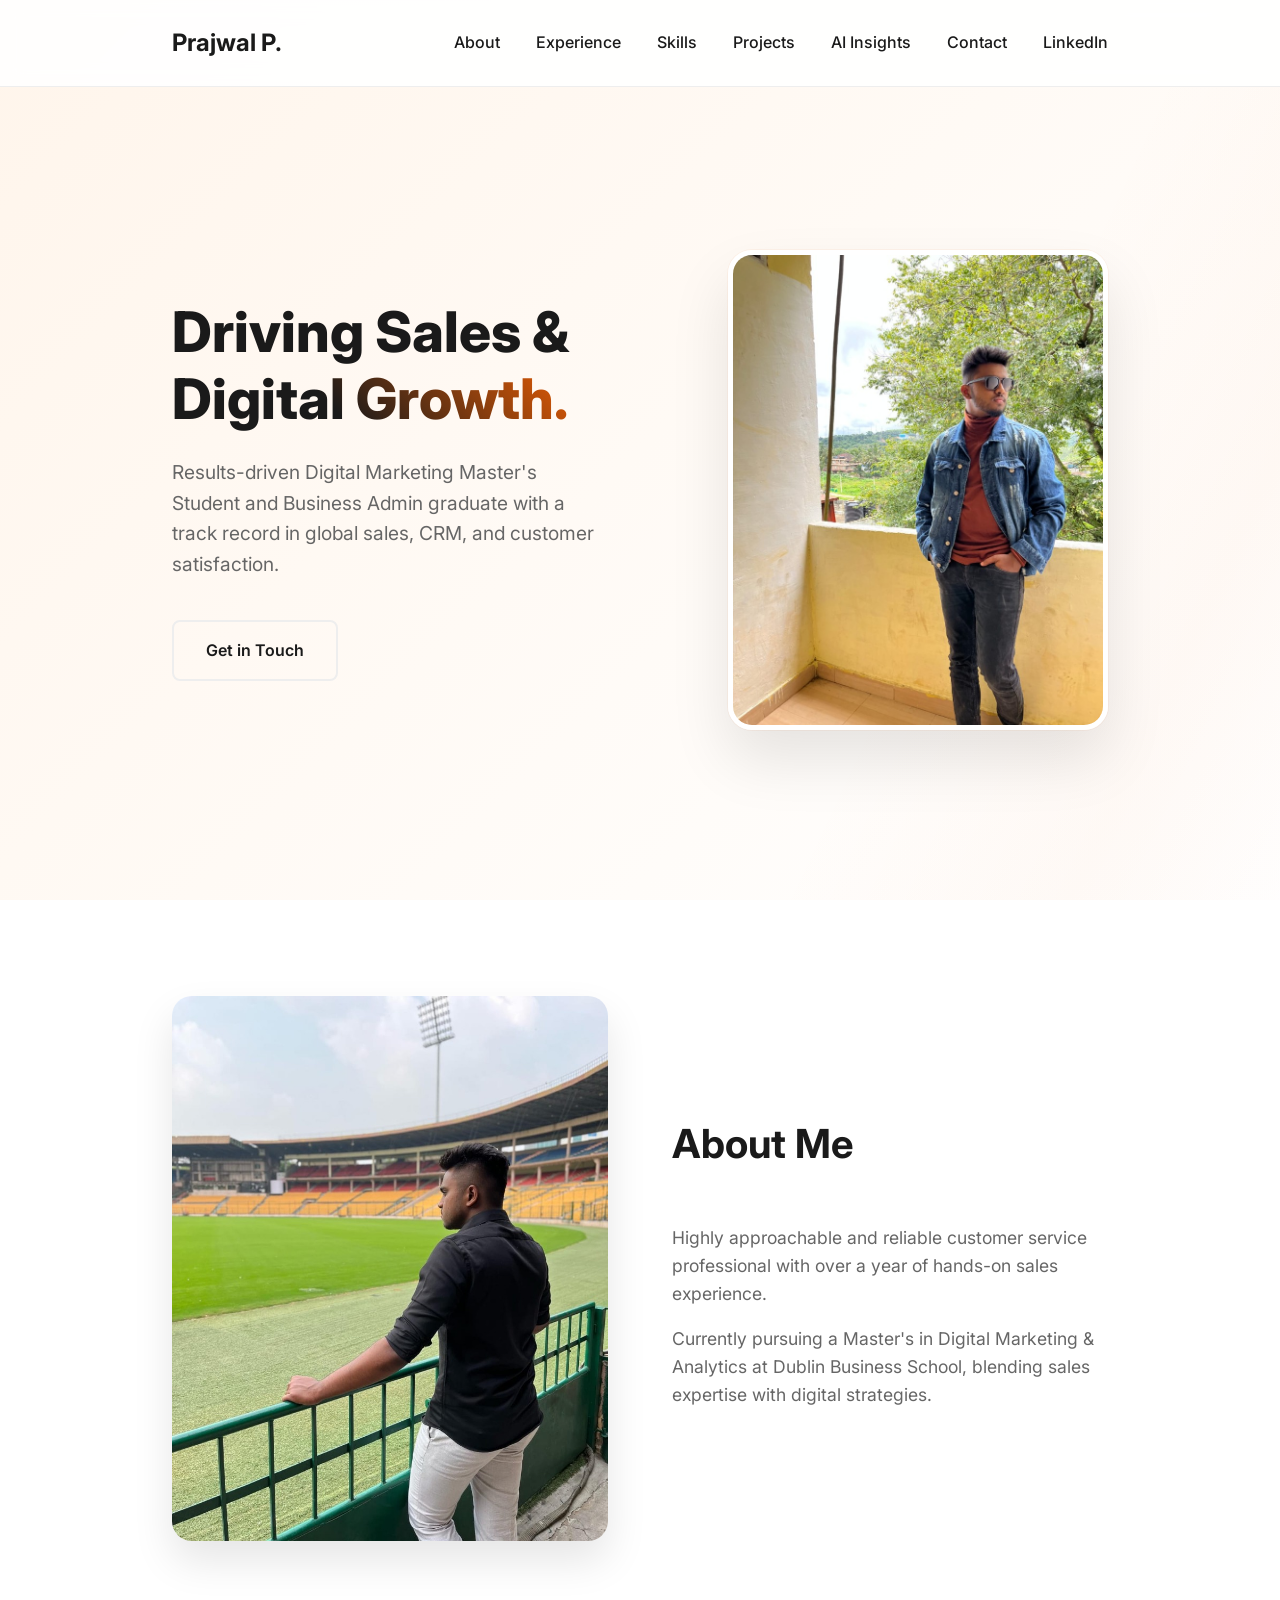
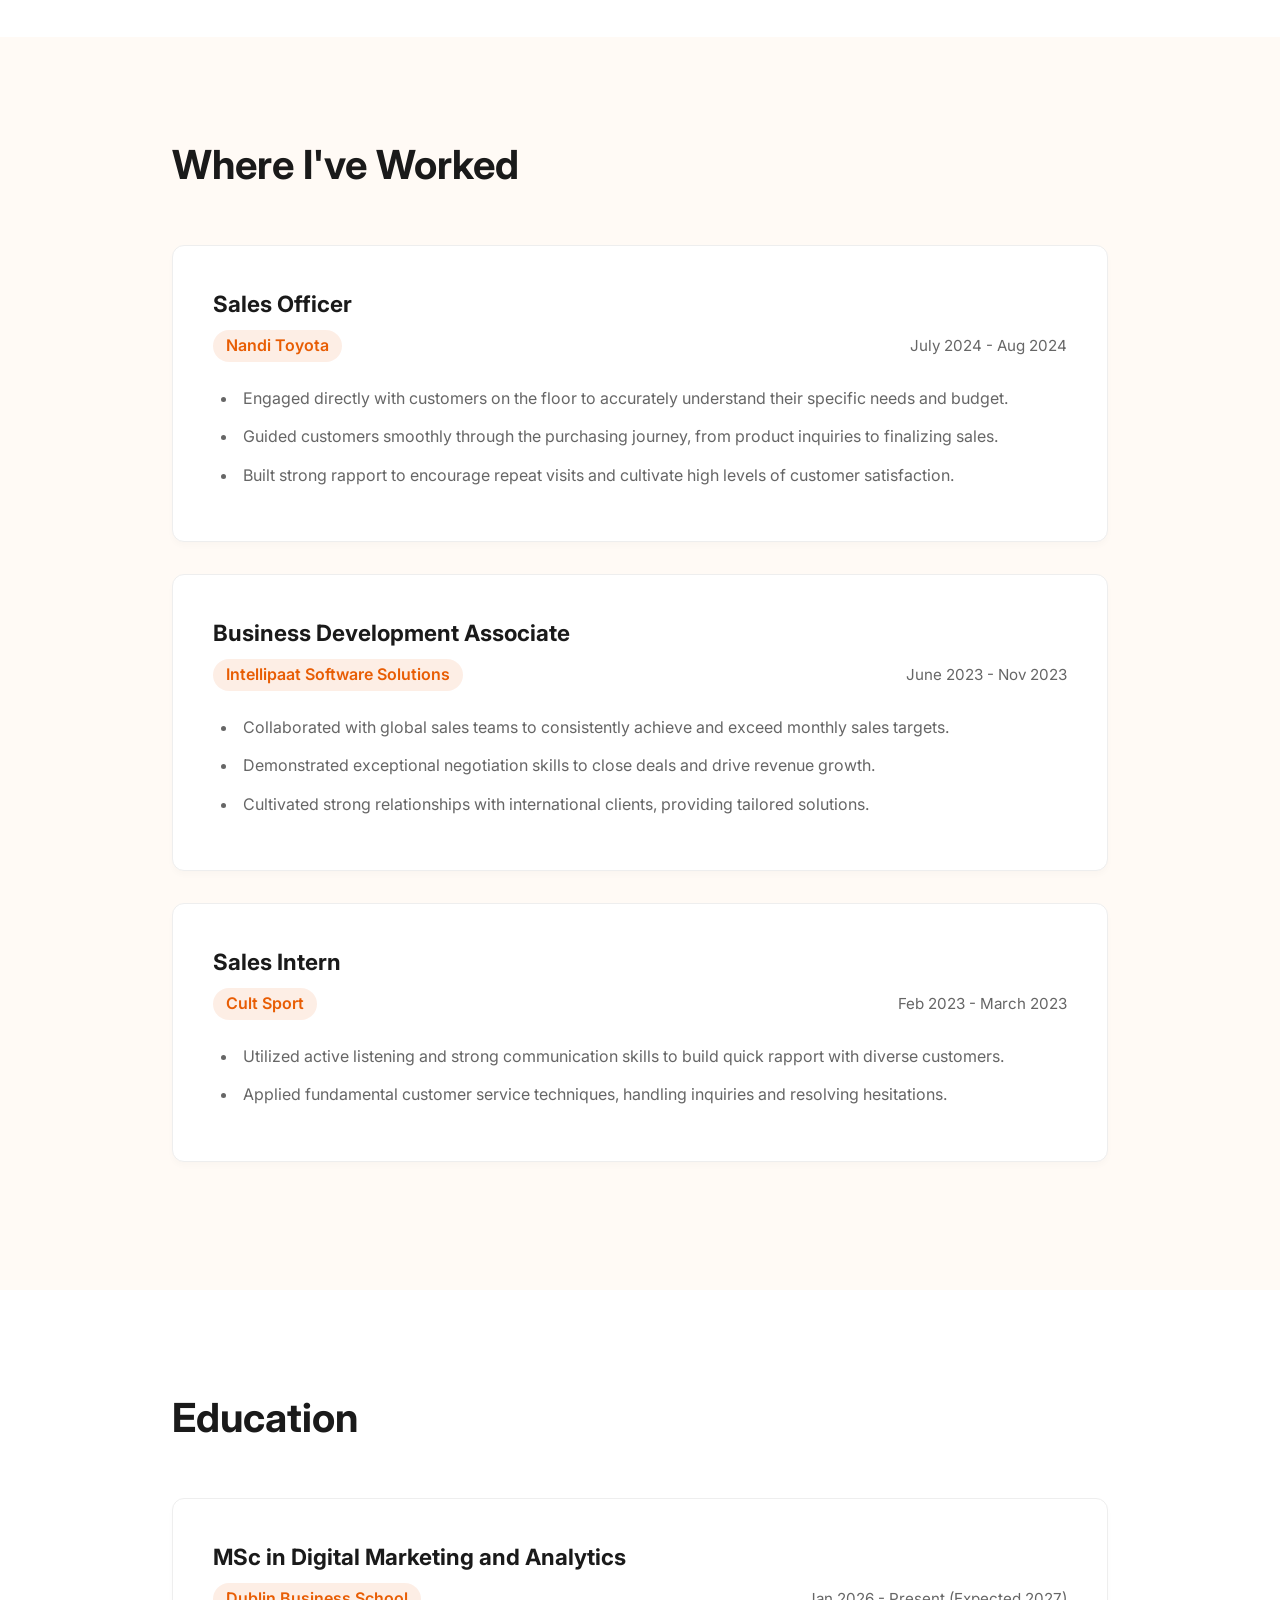
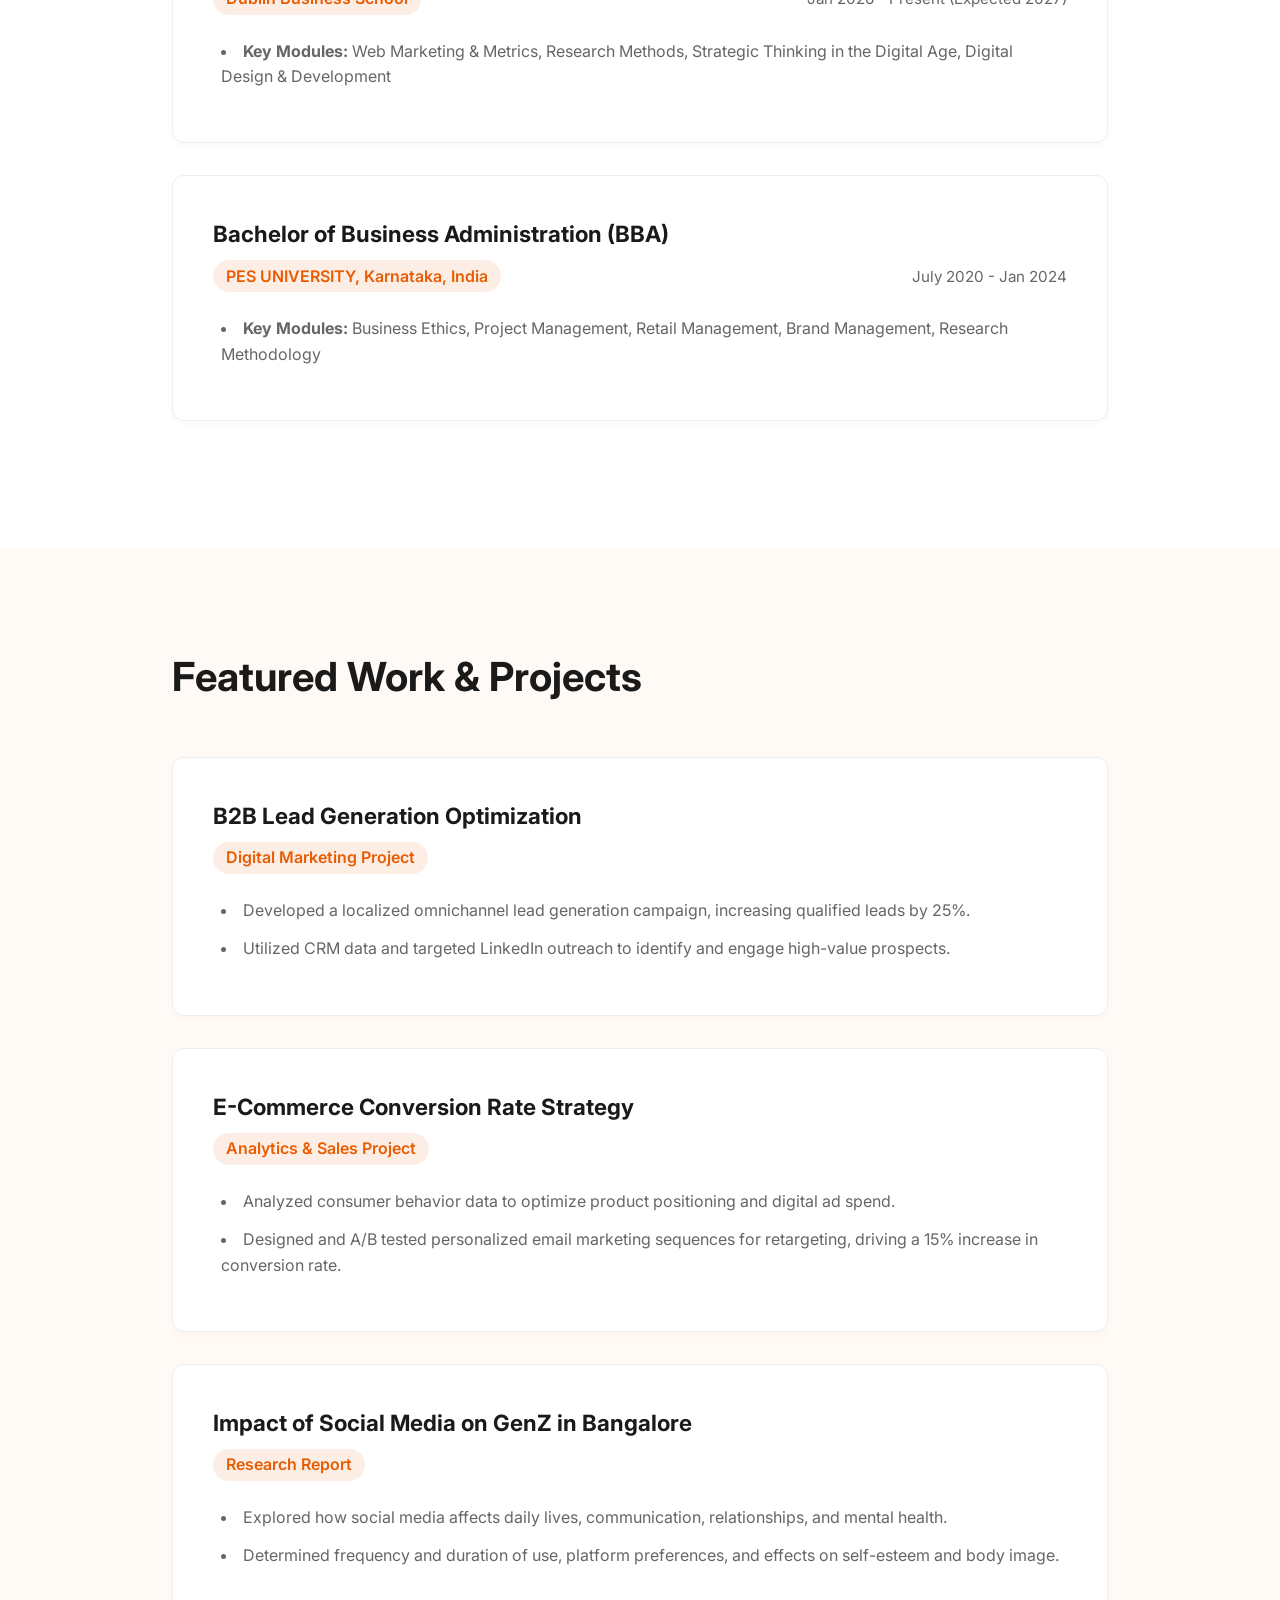
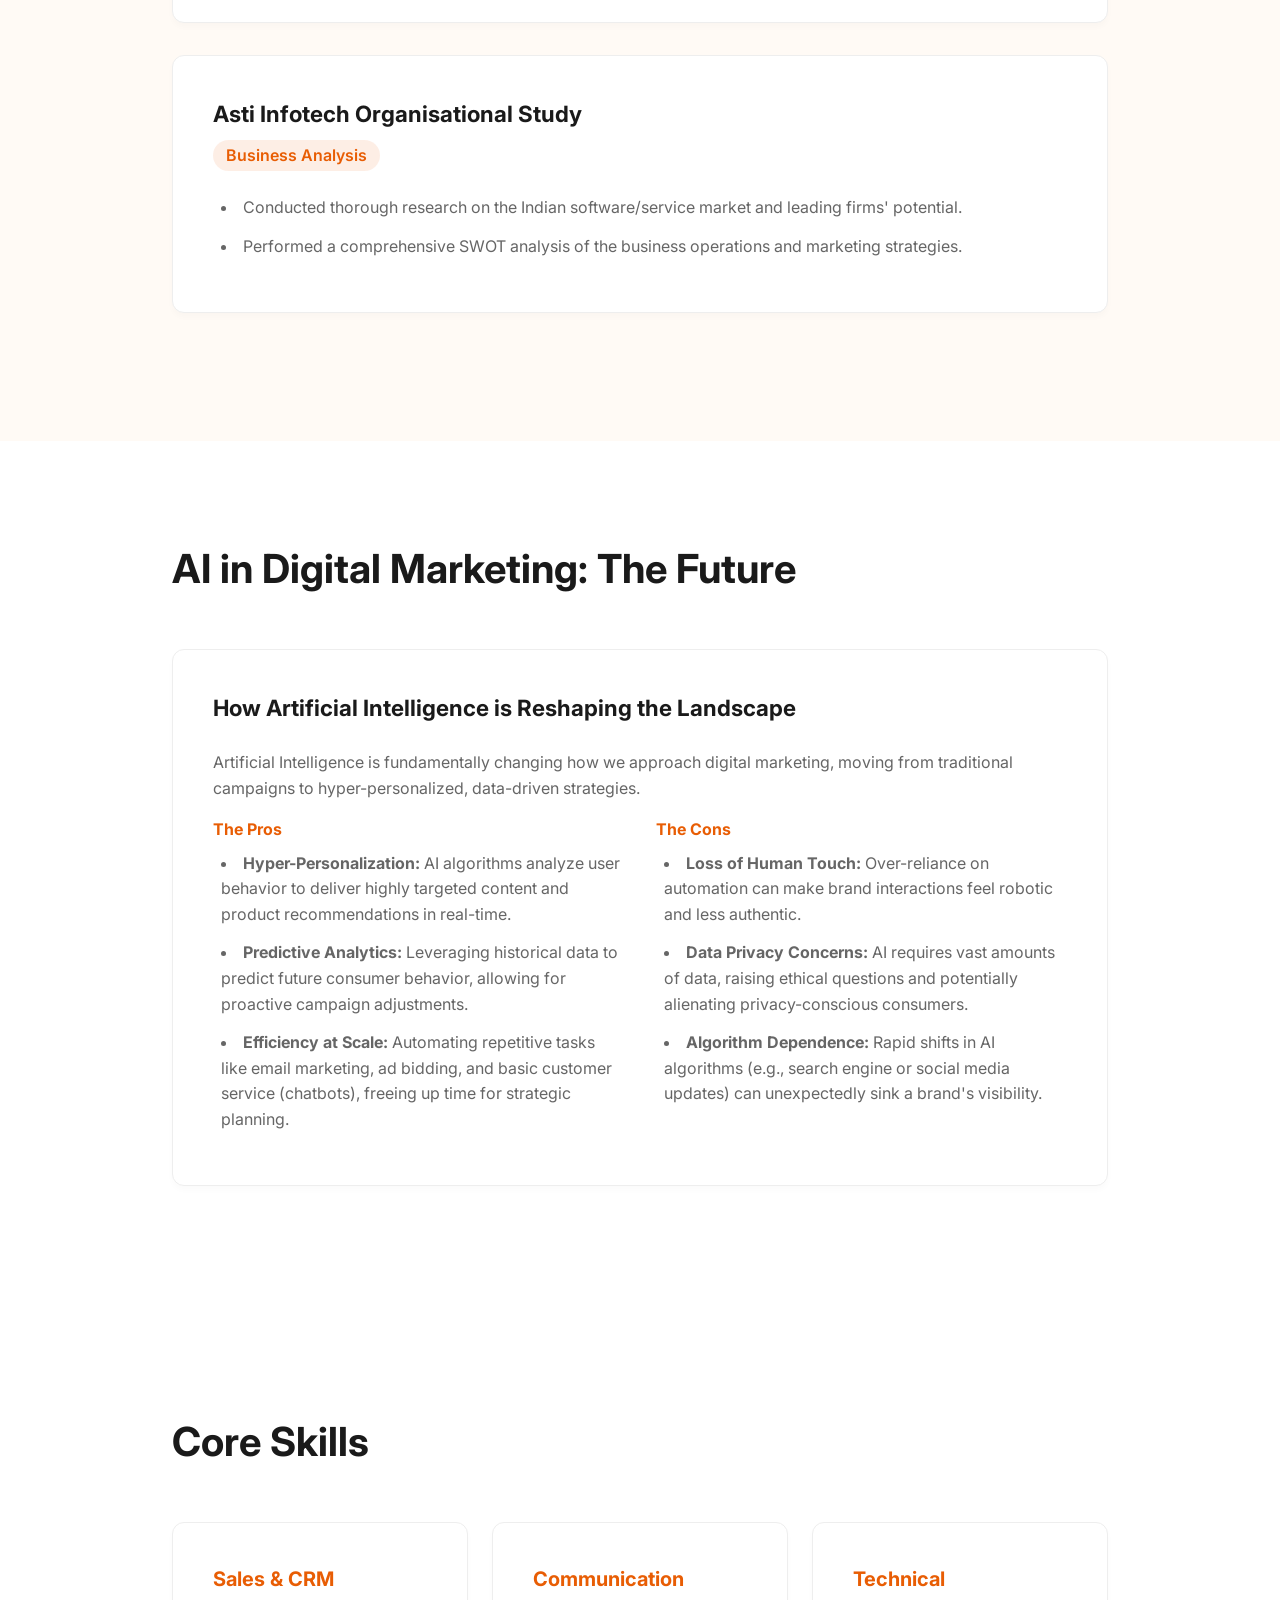
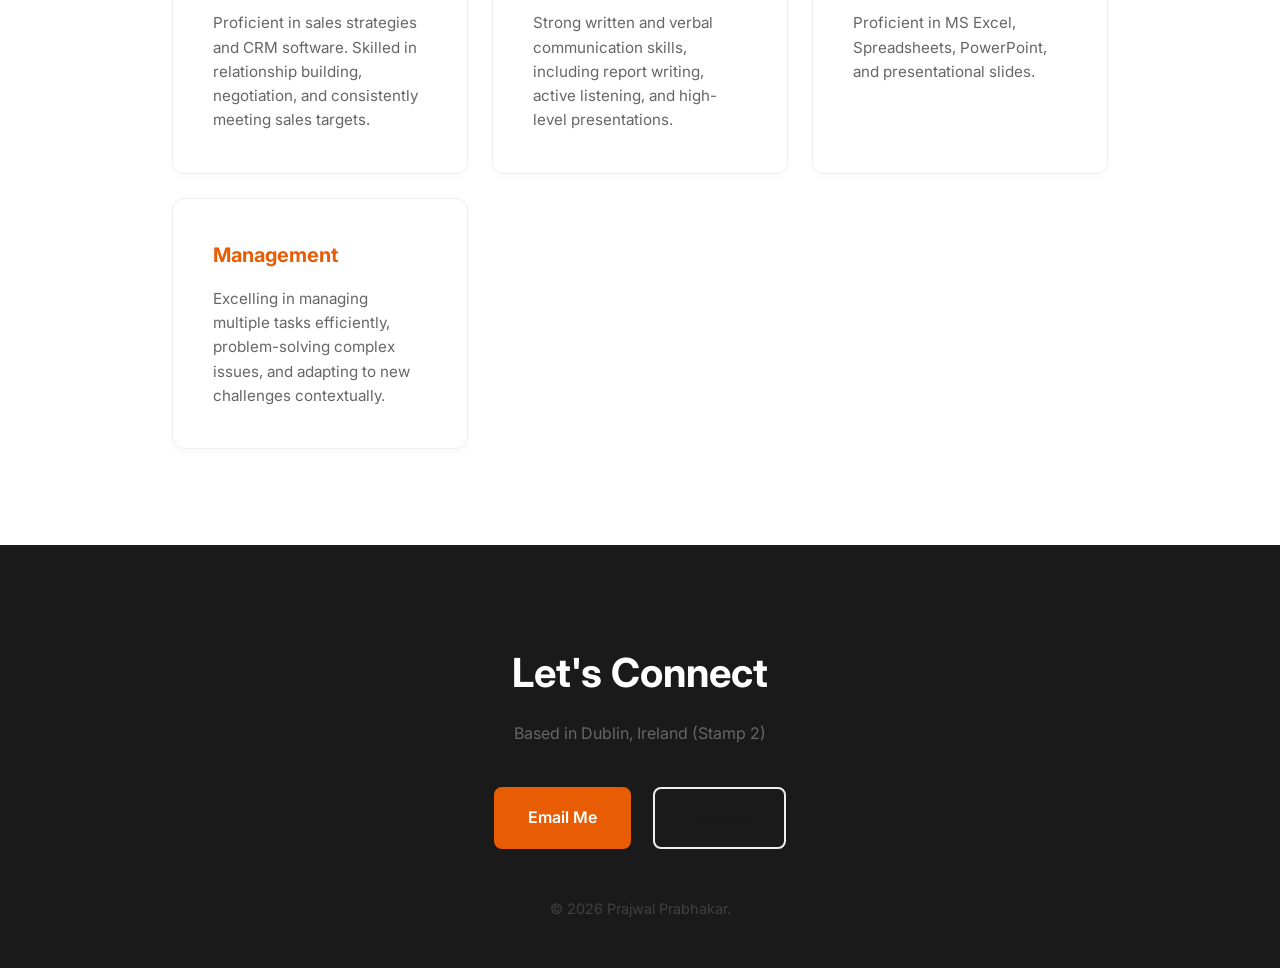
<file: index.html>
<!DOCTYPE html>
<html lang="en">

<head>
    <meta charset="UTF-8">
    <meta name="viewport" content="width=device-width, initial-scale=1.0">
    <title>Prajwal Prabhakar | Digital Marketing & Sales</title>
    <link rel="stylesheet" href="styles.css">
    <link rel="icon" href="https://fav.farm/💼" />
    <link rel="preconnect" href="https://fonts.googleapis.com">
    <link rel="preconnect" href="https://fonts.gstatic.com" crossorigin>
    <link href="https://fonts.googleapis.com/css2?family=Inter:wght@400;500;600;700;800&display=swap" rel="stylesheet">
</head>

<body>
    <nav class="navbar">
        <div class="nav-container">
            <a href="#" class="logo">Prajwal P.</a>
            <div class="nav-links">
                <a href="#about">About</a>
                <a href="#experience">Experience</a>
                <a href="#skills">Skills</a>
                <a href="#projects">Projects</a>
                <a href="#ai-insights">AI Insights</a>
                <a href="#contact">Contact</a>
                <a href="https://www.linkedin.com/in/prajwal-prabhakar-72bb99221/" target="_blank">LinkedIn</a>
            </div>
        </div>
    </nav>

    <header class="hero">
        <div class="container hero-container">
            <div class="hero-content">
                <h1>Driving Sales &<br><span class="highlight">Digital Growth.</span></h1>
                <p>Results-driven Digital Marketing Master's Student and Business Admin graduate with a track record in global sales, CRM, and customer satisfaction.</p>
                <div class="hero-buttons">
                    <a href="#contact" class="btn secondary">Get in Touch</a>
                </div>
            </div>
            <div class="hero-image">
                <img src="assets/profile_hero.jpg" alt="Prajwal Prabhakar">
            </div>
        </div>
    </header>

    <section id="about" class="section">
        <div class="container about-container">
            <div class="about-image">
                <img src="assets/profile_about.jpg" alt="Prajwal Prabhakar">
            </div>
            <div class="about-text">
                <h2>About Me</h2>
                <p>Highly approachable and reliable customer service professional with over a year of hands-on sales experience.</p>
                <p>Currently pursuing a Master's in Digital Marketing & Analytics at Dublin Business School, blending sales expertise with digital strategies.</p>
            </div>
        </div>
    </section>

    <section id="experience" class="section bg-light">
        <div class="container">
            <h2>Where I've Worked</h2>
            <div class="timeline">
                <div class="experience-card">
                    <div class="experience-header">
                        <h3>Sales Officer</h3>
                        <span class="company">Nandi Toyota</span>
                        <span class="duration">July 2024 - Aug 2024</span>
                    </div>
                    <ul class="experience-details">
                        <li>Engaged directly with customers on the floor to accurately understand their specific needs and budget.</li>
                        <li>Guided customers smoothly through the purchasing journey, from product inquiries to finalizing sales.</li>
                        <li>Built strong rapport to encourage repeat visits and cultivate high levels of customer satisfaction.</li>
                    </ul>
                </div>

                <div class="experience-card">
                    <div class="experience-header">
                        <h3>Business Development Associate</h3>
                        <span class="company">Intellipaat Software Solutions</span>
                        <span class="duration">June 2023 - Nov 2023</span>
                    </div>
                    <ul class="experience-details">
                        <li>Collaborated with global sales teams to consistently achieve and exceed monthly sales targets.</li>
                        <li>Demonstrated exceptional negotiation skills to close deals and drive revenue growth.</li>
                        <li>Cultivated strong relationships with international clients, providing tailored solutions.</li>
                    </ul>
                </div>

                <div class="experience-card">
                    <div class="experience-header">
                        <h3>Sales Intern</h3>
                        <span class="company">Cult Sport</span>
                        <span class="duration">Feb 2023 - March 2023</span>
                    </div>
                    <ul class="experience-details">
                        <li>Utilized active listening and strong communication skills to build quick rapport with diverse customers.</li>
                        <li>Applied fundamental customer service techniques, handling inquiries and resolving hesitations.</li>
                    </ul>
                </div>
            </div>
        </div>
    </section>

    <!-- Education Section -->
    <section id="education" class="section">
        <div class="container">
            <h2>Education</h2>
            <div class="timeline">
                <div class="experience-card">
                    <div class="experience-header">
                        <h3>MSc in Digital Marketing and Analytics</h3>
                        <span class="company">Dublin Business School</span>
                        <span class="duration">Jan 2026 - Present (Expected 2027)</span>
                    </div>
                    <ul class="experience-details">
                        <li><strong>Key Modules:</strong> Web Marketing & Metrics, Research Methods, Strategic Thinking in the Digital Age, Digital Design & Development</li>
                    </ul>
                </div>

                <div class="experience-card">
                    <div class="experience-header">
                        <h3>Bachelor of Business Administration (BBA)</h3>
                        <span class="company">PES UNIVERSITY, Karnataka, India</span>
                        <span class="duration">July 2020 - Jan 2024</span>
                    </div>
                    <ul class="experience-details">
                        <li><strong>Key Modules:</strong> Business Ethics, Project Management, Retail Management, Brand Management, Research Methodology</li>
                    </ul>
                </div>
            </div>
        </div>
    </section>

    <!-- Projects Section -->
    <section id="projects" class="section bg-light">
        <div class="container">
            <h2>Featured Work & Projects</h2>
            <div class="timeline">
                <div class="experience-card">
                    <div class="experience-header">
                        <h3>B2B Lead Generation Optimization</h3>
                        <span class="company">Digital Marketing Project</span>
                    </div>
                    <ul class="experience-details">
                        <li>Developed a localized omnichannel lead generation campaign, increasing qualified leads by 25%.</li>
                        <li>Utilized CRM data and targeted LinkedIn outreach to identify and engage high-value prospects.</li>
                    </ul>
                </div>

                <div class="experience-card">
                    <div class="experience-header">
                        <h3>E-Commerce Conversion Rate Strategy</h3>
                        <span class="company">Analytics & Sales Project</span>
                    </div>
                    <ul class="experience-details">
                        <li>Analyzed consumer behavior data to optimize product positioning and digital ad spend.</li>
                        <li>Designed and A/B tested personalized email marketing sequences for retargeting, driving a 15% increase in conversion rate.</li>
                    </ul>
                </div>
                <div class="experience-card">
                    <div class="experience-header">
                        <h3>Impact of Social Media on GenZ in Bangalore</h3>
                        <span class="company">Research Report</span>
                    </div>
                    <ul class="experience-details">
                        <li>Explored how social media affects daily lives, communication, relationships, and mental health.</li>
                        <li>Determined frequency and duration of use, platform preferences, and effects on self-esteem and body image.</li>
                    </ul>
                </div>

                <div class="experience-card">
                    <div class="experience-header">
                        <h3>Asti Infotech Organisational Study</h3>
                        <span class="company">Business Analysis</span>
                    </div>
                    <ul class="experience-details">
                        <li>Conducted thorough research on the Indian software/service market and leading firms' potential.</li>
                        <li>Performed a comprehensive SWOT analysis of the business operations and marketing strategies.</li>
                    </ul>
                </div>
            </div>
        </div>
    </section>

    <!-- AI in Digital Marketing Section -->
    <section id="ai-insights" class="section">
        <div class="container">
            <h2>AI in Digital Marketing: The Future</h2>
            <div class="experience-card">
                <div class="experience-header">
                    <h3>How Artificial Intelligence is Reshaping the Landscape</h3>
                </div>
                <p style="color: var(--gray); margin-bottom: 1rem;">Artificial Intelligence is fundamentally changing how we approach digital marketing, moving from traditional campaigns to hyper-personalized, data-driven strategies.</p>
                <div style="display: flex; gap: 2rem; flex-wrap: wrap;">
                    <div style="flex: 1; min-width: 250px;">
                        <h4 style="color: var(--primary); margin-bottom: 0.5rem;">The Pros</h4>
                        <ul class="experience-details">
                            <li><strong>Hyper-Personalization:</strong> AI algorithms analyze user behavior to deliver highly targeted content and product recommendations in real-time.</li>
                            <li><strong>Predictive Analytics:</strong> Leveraging historical data to predict future consumer behavior, allowing for proactive campaign adjustments.</li>
                            <li><strong>Efficiency at Scale:</strong> Automating repetitive tasks like email marketing, ad bidding, and basic customer service (chatbots), freeing up time for strategic planning.</li>
                        </ul>
                    </div>
                    <div style="flex: 1; min-width: 250px;">
                        <h4 style="color: var(--primary); margin-bottom: 0.5rem;">The Cons</h4>
                        <ul class="experience-details">
                            <li><strong>Loss of Human Touch:</strong> Over-reliance on automation can make brand interactions feel robotic and less authentic.</li>
                            <li><strong>Data Privacy Concerns:</strong> AI requires vast amounts of data, raising ethical questions and potentially alienating privacy-conscious consumers.</li>
                            <li><strong>Algorithm Dependence:</strong> Rapid shifts in AI algorithms (e.g., search engine or social media updates) can unexpectedly sink a brand's visibility.</li>
                        </ul>
                    </div>
                </div>
            </div>
        </div>
    </section>

    <!-- Skills Section -->
    <section id="skills" class="section">
        <div class="container">
            <h2>Core Skills</h2>
            <div class="skills-grid">
                <div class="skill-card">
                    <h3>Sales & CRM</h3>
                    <p>Proficient in sales strategies and CRM software. Skilled in relationship building, negotiation, and consistently meeting sales targets.</p>
                </div>
                <div class="skill-card">
                    <h3>Communication</h3>
                    <p>Strong written and verbal communication skills, including report writing, active listening, and high-level presentations.</p>
                </div>
                <div class="skill-card">
                    <h3>Technical</h3>
                    <p>Proficient in MS Excel, Spreadsheets, PowerPoint, and presentational slides.</p>
                </div>
                <div class="skill-card">
                    <h3>Management</h3>
                    <p>Excelling in managing multiple tasks efficiently, problem-solving complex issues, and adapting to new challenges contextually.</p>
                </div>
            </div>
        </div>
    </section>

    <footer id="contact" class="footer">
        <div class="container">
            <h2>Let's Connect</h2>
            <p class="subtitle">Based in Dublin, Ireland (Stamp 2)</p>
            <div class="social-links">
                <a href="mailto:prajwalprabhakar046@gmail.com" class="btn primary">Email Me</a>
                <a href="https://www.linkedin.com/in/prajwal-prabhakar-72bb99221/" class="btn secondary" target="_blank" style="margin-left: 10px;">LinkedIn</a>
            </div>
            <p class="copyright">© 2026 Prajwal Prabhakar.</p>
        </div>
    </footer>
</body>

</html>
</file>
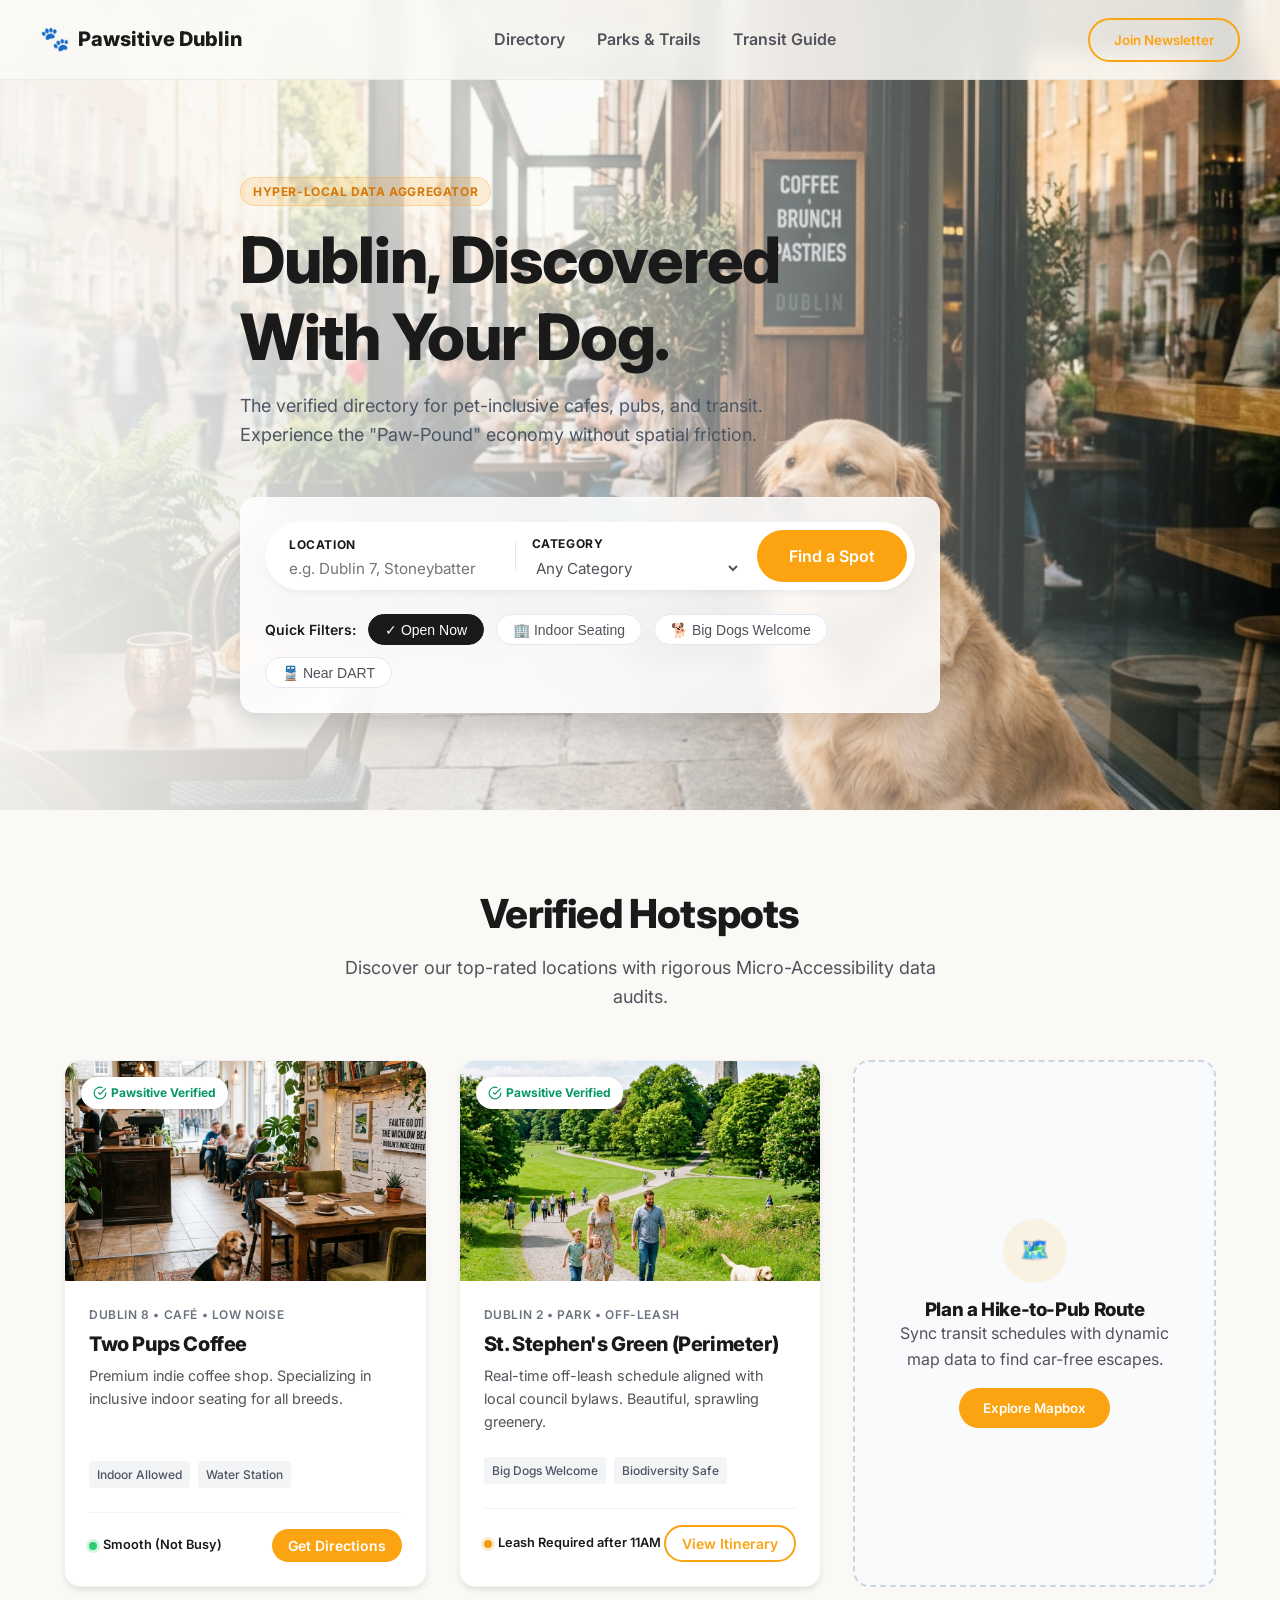
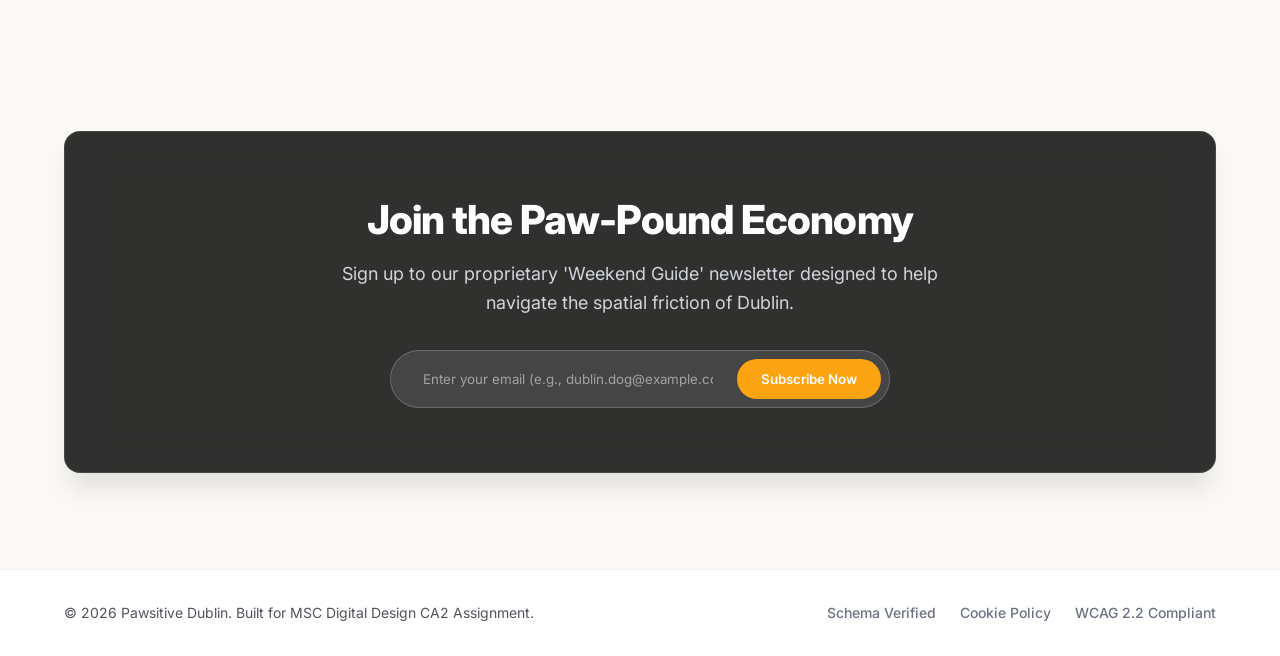
<file: pawsitive-dublin/index.html>
<!DOCTYPE html>
<html lang="en">
<head>
  <meta charset="UTF-8">
  <meta name="viewport" content="width=device-width, initial-scale=1.0">
  <meta name="description" content="Pawsitive Dublin: The High-Authority Directory for dog-friendly venues, parks, and transit in Dublin.">
  <title>Pawsitive Dublin | Dublin, Discovered With Your Dog</title>
  <link rel="stylesheet" href="style.css">
  <link rel="preconnect" href="https://fonts.googleapis.com">
  <link rel="preconnect" href="https://fonts.gstatic.com" crossorigin>
  <link href="https://fonts.googleapis.com/css2?family=Inter:wght@400;500;600;700;800&display=swap" rel="stylesheet">
</head>
<body>

  <!-- Navigation -->
  <header class="navbar">
    <div class="container nav-content">
      <div class="brand">
        <span class="logo-icon">🐾</span>
        <span class="brand-name">Pawsitive Dublin</span>
      </div>
      <nav class="nav-links">
        <a href="#directory" class="nav-link">Directory</a>
        <a href="#parks" class="nav-link">Parks & Trails</a>
        <a href="#transit" class="nav-link">Transit Guide</a>
      </nav>
      <div class="nav-actions">
        <button class="btn btn-outline" id="join-btn">Join Newsletter</button>
        <button class="menu-toggle" aria-label="Open menu">
          <svg width="24" height="24" viewBox="0 0 24 24" fill="none" stroke="currentColor" stroke-width="2" stroke-linecap="round" stroke-linejoin="round"><line x1="3" y1="12" x2="21" y2="12"></line><line x1="3" y1="6" x2="21" y2="6"></line><line x1="3" y1="18" x2="21" y2="18"></line></svg>
        </button>
      </div>
    </div>
  </header>

  <!-- Hero Section -->
  <section class="hero">
    <div class="hero-bg">
      <img src="images/hero_dog_cafe_1775083287127.png" alt="A golden retriever outside a cafe in Dublin" class="hero-image">
      <div class="hero-overlay"></div>
    </div>
    <div class="container hero-content">
      <span class="badge badge-primary">Hyper-Local Data Aggregator</span>
      <h1 class="hero-title">Dublin, Discovered<br>With Your Dog.</h1>
      <p class="hero-subtitle">The verified directory for pet-inclusive cafes, pubs, and transit. Experience the "Paw-Pound" economy without spatial friction.</p>

      <!-- Search & Filters -->
      <div class="search-panel glassmorphism">
        <div class="search-inputs">
          <div class="input-group">
            <label for="location">Location</label>
            <input type="text" id="location" placeholder="e.g. Dublin 7, Stoneybatter">
          </div>
          <div class="divider"></div>
          <div class="input-group">
            <label for="category">Category</label>
            <select id="category">
              <option value="">Any Category</option>
              <option value="cafe">Cafés & Brunch</option>
              <option value="pub">Pubs</option>
              <option value="park">Parks</option>
            </select>
          </div>
          <button class="btn btn-primary search-btn">Find a Spot</button>
        </div>
        
        <div class="quick-filters">
          <span class="filter-label">Quick Filters:</span>
          <button class="pill-btn active">✓ Open Now</button>
          <button class="pill-btn">🏢 Indoor Seating</button>
          <button class="pill-btn">🐕 Big Dogs Welcome</button>
          <button class="pill-btn">🚆 Near DART</button>
        </div>
      </div>
    </div>
  </section>

  <!-- Featured Directory -->
  <section id="directory" class="directory-section container">
    <div class="section-header">
      <h2 class="section-title">Verified Hotspots</h2>
      <p class="section-desc">Discover our top-rated locations with rigorous Micro-Accessibility data audits.</p>
    </div>

    <div class="grid cards-grid">
      <!-- Card 1 -->
      <article class="card">
        <div class="card-image-wrap">
          <img src="images/two_pups_coffee_1775083302340.png" alt="Interior of Two Pups Coffee with a Beagle" class="card-image">
          <div class="card-badges">
            <span class="pawsitive-verified"><svg width="14" height="14" viewBox="0 0 24 24" fill="none" stroke="currentColor" stroke-width="2"><path d="M22 11.08V12a10 10 0 1 1-5.93-9.14"></path><polyline points="22 4 12 14.01 9 11.01"></polyline></svg> Pawsitive Verified</span>
          </div>
        </div>
        <div class="card-content">
          <div class="card-meta">Dublin 8 • Café • Low Noise</div>
          <h3 class="card-title">Two Pups Coffee</h3>
          <p class="card-details">Premium indie coffee shop. Specializing in inclusive indoor seating for all breeds.</p>
          <div class="card-tags">
            <span class="tag">Indoor Allowed</span>
            <span class="tag">Water Station</span>
          </div>
          <div class="card-footer">
            <div class="realtime-status active-status"><span class="dot green"></span> Smooth (Not Busy)</div>
            <button class="btn btn-small btn-primary">Get Directions</button>
          </div>
        </div>
      </article>

      <!-- Card 2 -->
      <article class="card">
        <div class="card-image-wrap">
          <img src="images/dublin_park_dogs_1775083314167.png" alt="Family walking dog in Dublin Park" class="card-image">
          <div class="card-badges">
            <span class="pawsitive-verified"><svg width="14" height="14" viewBox="0 0 24 24" fill="none" stroke="currentColor" stroke-width="2"><path d="M22 11.08V12a10 10 0 1 1-5.93-9.14"></path><polyline points="22 4 12 14.01 9 11.01"></polyline></svg> Pawsitive Verified</span>
          </div>
        </div>
        <div class="card-content">
          <div class="card-meta">Dublin 2 • Park • Off-Leash</div>
          <h3 class="card-title">St. Stephen's Green (Perimeter)</h3>
          <p class="card-details">Real-time off-leash schedule aligned with local council bylaws. Beautiful, sprawling greenery.</p>
          <div class="card-tags">
            <span class="tag">Big Dogs Welcome</span>
            <span class="tag">Biodiversity Safe</span>
          </div>
          <div class="card-footer">
            <div class="realtime-status warning-status"><span class="dot orange"></span> Leash Required after 11AM</div>
            <button class="btn btn-small btn-outline">View Itinerary</button>
          </div>
        </div>
      </article>
      
      <!-- Card 3 placeholder -->
      <article class="card fake-card">
        <div class="empty-state-content">
          <div class="icon-circle">🗺️</div>
          <h3>Plan a Hike-to-Pub Route</h3>
          <p>Sync transit schedules with dynamic map data to find car-free escapes.</p>
          <button class="btn btn-primary" style="margin-top: 1rem">Explore Mapbox</button>
        </div>
      </article>
    </div>
  </section>

  <!-- Call to action -->
  <section class="cta-section">
    <div class="container cta-container glassmorphism-dark">
      <h2>Join the Paw-Pound Economy</h2>
      <p>Sign up to our proprietary 'Weekend Guide' newsletter designed to help navigate the spatial friction of Dublin.</p>
      <form class="cta-form">
        <input type="email" placeholder="Enter your email (e.g., dublin.dog@example.com)" required>
        <button type="submit" class="btn btn-primary">Subscribe Now</button>
      </form>
    </div>
  </section>

  <!-- Footer -->
  <footer class="footer">
    <div class="container">
      <div class="footer-bottom">
        <p>&copy; 2026 Pawsitive Dublin. Built for MSC Digital Design CA2 Assignment.</p>
        <div class="footer-links">
          <a href="#">Schema Verified</a>
          <a href="#">Cookie Policy</a>
          <a href="#">WCAG 2.2 Compliant</a>
        </div>
      </div>
    </div>
  </footer>

  <script src="script.js"></script>
</body>
</html>
</file>
<file: styles.css>
:root {
    --primary: #e85d04;
    --primary-light: #f48c06;
    --dark: #1a1a1a;
    --light: #fffaf5;
    --white: #ffffff;
    --gray: #666666;
    --border: #eeeeee;
}

* {
    margin: 0;
    padding: 0;
    box-sizing: border-box;
    font-family: 'Inter', sans-serif;
}

html {
    scroll-behavior: smooth;
}

body {
    background-color: var(--white);
    color: var(--dark);
    line-height: 1.6;
}

.container {
    max-width: 1000px;
    margin: 0 auto;
    padding: 0 2rem;
}

/* Navbar */
.navbar {
    position: fixed;
    top: 0;
    width: 100%;
    background: rgba(255, 255, 255, 0.9);
    backdrop-filter: blur(10px);
    z-index: 100;
    border-bottom: 1px solid var(--border);
}

.nav-container {
    max-width: 1000px;
    margin: 0 auto;
    padding: 1.5rem 2rem;
    display: flex;
    justify-content: space-between;
    align-items: center;
}

.logo {
    font-weight: 700;
    font-size: 1.5rem;
    color: var(--dark);
    text-decoration: none;
}

.nav-links a {
    margin-left: 2rem;
    text-decoration: none;
    color: var(--dark);
    font-weight: 500;
    transition: color 0.3s;
}

.nav-links a:hover {
    color: var(--primary);
}

/* Hero Section */
.hero {
    min-height: 100vh;
    display: flex;
    align-items: center;
    background: linear-gradient(135deg, #fff5eb 0%, #fff 100%);
    padding-top: 80px;
    position: relative;
    overflow: hidden;
}

.hero::before {
    content: '';
    position: absolute;
    top: 0;
    left: 0;
    width: 200%;
    height: 100%;
    background: linear-gradient(115deg, transparent 40%, rgba(232, 93, 4, 0.03) 50%, transparent 60%);
    animation: magic-shimmer 8s linear infinite;
    pointer-events: none;
}

@keyframes magic-shimmer {
    0% { transform: translateX(-100%); }
    100% { transform: translateX(50%); }
}

.hero-container {
    display: flex;
    align-items: center;
    justify-content: space-between;
    gap: 4rem;
    width: 100%;
    position: relative;
    z-index: 1;
}

.hero-content {
    flex: 1;
    padding: 0;
}

.hero h1 {
    font-size: 3.5rem;
    font-weight: 800;
    line-height: 1.2;
    margin-bottom: 1.5rem;
    color: var(--dark);
}

.hero h1 .highlight {
    background: linear-gradient(45deg, var(--dark) 40%, var(--primary));
    -webkit-background-clip: text;
    background-clip: text;
    -webkit-text-fill-color: transparent;
}

.hero p {
    font-size: 1.2rem;
    color: var(--gray);
    margin-bottom: 2.5rem;
    max-width: 600px;
}

.hero-image {
    flex: 1;
    display: flex;
    justify-content: flex-end;
}

.hero-image img {
    width: 100%;
    max-width: 380px;
    height: auto;
    aspect-ratio: 380/480;
    border-radius: 24px;
    object-fit: cover;
    object-position: top;
    border: 5px solid var(--white);
    box-shadow: 0 30px 60px rgba(0, 0, 0, 0.1), 0 0 0 1px rgba(232, 93, 4, 0.05);
    transition: all 0.4s ease;
}

.hero-image img:hover {
    transform: translateY(-10px);
    box-shadow: 0 40px 80px rgba(232, 93, 4, 0.15), 0 0 0 2px rgba(232, 93, 4, 0.1);
}

/* About Section */
.about-container {
    display: flex;
    align-items: center;
    justify-content: space-between;
    gap: 4rem;
}

.about-image {
    flex: 1;
}

.about-image img {
    width: 100%;
    max-width: 450px;
    height: auto;
    border-radius: 20px;
    box-shadow: 0 20px 40px rgba(0,0,0,0.1);
    display: block;
    margin: 0 auto;
}

.about-text {
    flex: 1;
}

.about-text h2 {
    font-size: 2.5rem;
    margin-bottom: 1.5rem;
    color: var(--dark);
}

.about-text p {
    color: var(--gray);
    margin-bottom: 1rem;
    font-size: 1.1rem;
}

/* Buttons */
.btn {
    display: inline-block;
    padding: 1rem 2rem;
    border-radius: 8px;
    font-weight: 600;
    text-decoration: none;
    transition: all 0.3s;
}

.btn.primary {
    background: var(--primary);
    color: var(--white);
    border: 2px solid var(--primary);
}

.btn.primary:hover {
    background: var(--primary-light);
    border-color: var(--primary-light);
    transform: translateY(-2px);
    box-shadow: 0 4px 12px rgba(232, 93, 4, 0.2);
}

.btn.secondary {
    border: 2px solid var(--border);
    color: var(--dark);
}

.btn.secondary:hover {
    border-color: var(--dark);
    background: var(--light);
}

/* Sections */
.section {
    padding: 6rem 0;
}

.bg-light {
    background: var(--light);
}

.section h2 {
    font-size: 2.5rem;
    margin-bottom: 3rem;
    color: var(--dark);
}

/* Experience Cards */
.experience-card {
    background: var(--white);
    padding: 2.5rem;
    border-radius: 12px;
    margin-bottom: 2rem;
    box-shadow: 0 4px 6px rgba(0, 0, 0, 0.02);
    border: 1px solid var(--border);
    transition: transform 0.3s, box-shadow 0.3s;
}

.experience-card:hover {
    transform: translateY(-3px);
    box-shadow: 0 8px 15px rgba(0, 0, 0, 0.05);
}

.experience-header {
    display: flex;
    justify-content: space-between;
    align-items: baseline;
    margin-bottom: 1.5rem;
    flex-wrap: wrap;
    gap: 0.5rem 1rem;
}

.experience-header h3 {
    font-size: 1.4rem;
    color: var(--dark);
    width: 100%;
}

.company {
    color: var(--primary);
    font-weight: 600;
    display: inline-block;
    padding: 0.2rem 0.8rem;
    background: rgba(232, 93, 4, 0.1);
    border-radius: 20px;
}

.duration {
    color: var(--gray);
    font-size: 0.95rem;
    margin-left: auto;
}

.experience-details {
    list-style-position: inside;
    color: var(--gray);
    margin-left: 0.5rem;
}

.experience-details li {
    margin-bottom: 0.8rem;
}

/* Skills Grid */
.skills-grid {
    display: grid;
    grid-template-columns: repeat(auto-fit, minmax(280px, 1fr));
    gap: 1.5rem;
}

.skill-card {
    background: var(--white);
    padding: 2.5rem;
    border-radius: 12px;
    box-shadow: 0 4px 6px rgba(0, 0, 0, 0.02);
    border: 1px solid var(--border);
    transition: transform 0.3s, box-shadow 0.3s;
}

.skill-card:hover {
    transform: translateY(-3px);
    box-shadow: 0 8px 15px rgba(0, 0, 0, 0.05);
}

.skill-card h3 {
    color: var(--primary);
    margin-bottom: 1rem;
    font-size: 1.25rem;
}

.skill-card p {
    color: var(--gray);
    font-size: 0.95rem;
}

/* Footer & Contact */
.footer {
    padding: 6rem 0 3rem;
    text-align: center;
    background: var(--dark);
    color: var(--white);
}

.footer h2 {
    font-size: 2.5rem;
    margin-bottom: 1rem;
}

.footer .subtitle {
    margin-bottom: 2.5rem;
    color: var(--gray);
}

.social-links {
    margin-bottom: 3rem;
}

.social-links a {
    margin: 0 0.5rem;
}

.copyright {
    color: var(--gray);
    font-size: 0.9rem;
    opacity: 0.5;
}

/* Media Queries for Mobile Responsiveness */
@media (max-width: 768px) {
    .nav-links {
        display: none;
    }

    .hero-container {
        flex-direction: column;
        text-align: center;
        gap: 2rem;
    }

    .hero h1 {
        font-size: 2.5rem;
    }

    .hero p {
        margin: 0 auto 2rem;
    }

    .hero-image {
        justify-content: center;
        width: 100%;
    }

    .about-container {
        flex-direction: column-reverse;
        text-align: center;
    }
    
    .about-image img {
        max-width: 100%;
    }

    .experience-header h3 {
        flex-basis: auto;
    }
    
    .experience-header {
        flex-direction: column;
        align-items: flex-start;
        gap: 0.5rem;
    }
    .duration {
        margin-left: 0;
    }

    .section h2 {
        text-align: center;
    }
}
</file>
<file: pawsitive-dublin/style.css>
:root {
  --primary-color: #fca311;
  --primary-hover: #e8950c;
  --bg-color: #faf9f6;
  --text-dark: #1a1a1a;
  --text-light: #52525B;
  --green: #2ecc71;
  --orange: #f39c12;
  --white: #ffffff;
  --glass-bg: rgba(255, 255, 255, 0.85);
  --glass-border: rgba(255, 255, 255, 0.3);
  --shadow-sm: 0 4px 6px -1px rgb(0 0 0 / 0.1);
  --shadow-md: 0 10px 15px -3px rgb(0 0 0 / 0.1);
  --shadow-lg: 0 20px 25px -5px rgb(0 0 0 / 0.1);
  --radius-lg: 16px;
  --radius-md: 12px;
  --radius-pill: 9999px;
  --transition: all 0.25s ease;
}

* {
  margin: 0;
  padding: 0;
  box-sizing: border-box;
}

body {
  font-family: 'Inter', -apple-system, BlinkMacSystemFont, sans-serif;
  color: var(--text-dark);
  background-color: var(--bg-color);
  line-height: 1.6;
  overflow-x: hidden;
}

.container {
  width: 90%;
  max-width: 1200px;
  margin: 0 auto;
}

/* Typography */
h1, h2, h3 { font-weight: 800; line-height: 1.2; letter-spacing: -0.02em; }
p { color: var(--text-light); }

/* Buttons & Inputs */
.btn {
  display: inline-flex;
  align-items: center;
  justify-content: center;
  padding: 0.75rem 1.5rem;
  border-radius: var(--radius-pill);
  font-weight: 600;
  cursor: pointer;
  transition: var(--transition);
  border: none;
  font-family: 'Inter', sans-serif;
}
.btn-primary { background: var(--primary-color); color: var(--white); }
.btn-primary:hover { background: var(--primary-hover); transform: translateY(-2px); box-shadow: var(--shadow-sm); }
.btn-outline { background: transparent; border: 2px solid var(--primary-color); color: var(--primary-color); }
.btn-outline:hover { background: var(--primary-color); color: var(--white); }
.btn-small { padding: 0.5rem 1rem; font-size: 0.875rem; }

.pill-btn {
  padding: 0.4rem 1rem;
  border-radius: var(--radius-pill);
  border: 1px solid #e2e8f0;
  background: var(--white);
  color: var(--text-light);
  font-size: 0.875rem;
  font-weight: 500;
  cursor: pointer;
  transition: var(--transition);
}
.pill-btn:hover, .pill-btn.active {
  background: var(--text-dark);
  color: var(--white);
  border-color: var(--text-dark);
}

/* Glassmorphism */
.glassmorphism {
  background: var(--glass-bg);
  backdrop-filter: blur(12px);
  -webkit-backdrop-filter: blur(12px);
  border: 1px solid var(--glass-border);
  border-radius: var(--radius-lg);
  box-shadow: var(--shadow-lg);
}
.glassmorphism-dark {
  background: rgba(26, 26, 26, 0.9);
  backdrop-filter: blur(16px);
  border: 1px solid rgba(255, 255, 255, 0.1);
  border-radius: var(--radius-lg);
  color: var(--white);
  box-shadow: var(--shadow-lg);
}

/* Navbar */
.navbar {
  position: fixed;
  top: 0; left: 0; right: 0;
  height: 80px;
  background: rgba(250, 249, 246, 0.85);
  backdrop-filter: blur(10px);
  border-bottom: 1px solid rgba(0,0,0,0.05);
  z-index: 100;
  display: flex;
  align-items: center;
  transition: var(--transition);
}
.nav-content { display: flex; justify-content: space-between; align-items: center; width: 100%; }
.brand { display: flex; align-items: center; gap: 0.5rem; font-size: 1.25rem; font-weight: 800; color: var(--text-dark); }
.logo-icon { font-size: 1.5rem; }
.nav-links { display: flex; gap: 2rem; }
.nav-link { text-decoration: none; color: var(--text-light); font-weight: 600; transition: var(--transition); }
.nav-link:hover { color: var(--primary-color); }
.nav-actions { display: flex; align-items: center; gap: 1rem; }
.menu-toggle { display: none; background: none; border: none; cursor: pointer; color: var(--text-dark); }

/* Hero Section */
.hero {
  position: relative;
  min-height: 90vh;
  display: flex;
  align-items: center;
  padding-top: 80px;
}
.hero-bg {
  position: absolute; top: 0; left: 0; right: 0; bottom: 0;
  z-index: -1; overflow: hidden;
}
.hero-image {
  width: 100%; height: 100%; object-fit: cover; object-position: center;
}
.hero-overlay {
  position: absolute; top: 0; left: 0; right: 0; bottom: 0;
  background: linear-gradient(to right, rgba(250, 249, 246, 0.95) 0%, rgba(250, 249, 246, 0.7) 40%, rgba(250, 249, 246, 0) 100%);
}
.hero-content {
  max-width: 800px;
  padding: 4rem 0;
}
.badge { display: inline-block; padding: 0.25rem 0.75rem; border-radius: var(--radius-pill); font-size: 0.75rem; font-weight: 700; text-transform: uppercase; letter-spacing: 0.05em; margin-bottom: 1rem; }
.badge-primary { background: rgba(252, 163, 17, 0.15); color: #d97706; border: 1px solid rgba(252, 163, 17, 0.3); }

.hero-title { font-size: clamp(3rem, 5vw, 5rem); margin-bottom: 1rem; color: var(--text-dark); }
.hero-subtitle { font-size: 1.125rem; max-width: 600px; margin-bottom: 3rem; color: #4b5563; }

/* Search Panel */
.search-panel { padding: 1.5rem; display: flex; flex-direction: column; gap: 1.5rem; max-width: 700px; }
.search-inputs { display: flex; align-items: center; background: var(--white); padding: 0.5rem; border-radius: 99px; box-shadow: 0 4px 6px -1px rgba(0,0,0,0.05); }
.input-group { flex: 1; display: flex; flex-direction: column; padding: 0 1rem; }
.input-group label { font-size: 0.75rem; font-weight: 700; text-transform: uppercase; color: var(--text-dark); letter-spacing: 0.05em; margin-bottom: 0.25rem; }
.input-group input, .input-group select { border: none; font-size: 0.95rem; color: var(--text-light); font-family: 'Inter', sans-serif; outline: none; background: transparent; width: 100%; }
.divider { width: 1px; height: 30px; background: #e5e7eb; }
.search-btn { font-size: 1rem; padding: 1rem 2rem; border-radius: 99px; }
.quick-filters { display: flex; align-items: center; gap: 0.75rem; flex-wrap: wrap; }
.filter-label { font-size: 0.875rem; font-weight: 600; color: var(--text-dark); }

/* Directory Section */
.directory-section { padding: 5rem 0; }
.section-header { margin-bottom: 3rem; text-align: center; }
.section-title { font-size: 2.5rem; margin-bottom: 1rem; }
.section-desc { font-size: 1.125rem; max-width: 600px; margin: 0 auto; }

.cards-grid { display: grid; grid-template-columns: repeat(auto-fit, minmax(320px, 1fr)); gap: 2rem; }
.card {
  background: var(--white);
  border-radius: var(--radius-lg);
  overflow: hidden;
  box-shadow: var(--shadow-sm);
  transition: var(--transition);
  border: 1px solid rgba(0,0,0,0.05);
  display: flex;
  flex-direction: column;
}
.card:hover { transform: translateY(-5px); box-shadow: var(--shadow-lg); }
.card-image-wrap { position: relative; height: 220px; overflow: hidden; }
.card-image { width: 100%; height: 100%; object-fit: cover; transition: transform 0.5s ease; }
.card:hover .card-image { transform: scale(1.05); }
.card-badges { position: absolute; top: 1rem; left: 1rem; }
.pawsitive-verified {
  background: var(--white); color: #059669; font-size: 0.75rem; font-weight: 700; padding: 0.4rem 0.75rem;
  border-radius: var(--radius-pill); display: flex; align-items: center; gap: 0.25rem;
  box-shadow: 0 4px 10px rgba(0,0,0,0.1); backdrop-filter: blur(4px);
}
.card-content { padding: 1.5rem; display: flex; flex-direction: column; flex-grow: 1; }
.card-meta { font-size: 0.75rem; font-weight: 600; color: #6b7280; text-transform: uppercase; letter-spacing: 0.05em; margin-bottom: 0.5rem; }
.card-title { font-size: 1.25rem; margin-bottom: 0.5rem; }
.card-details { font-size: 0.9rem; margin-bottom: 1.5rem; flex-grow: 1; }
.card-tags { display: flex; gap: 0.5rem; flex-wrap: wrap; margin-bottom: 1.5rem; }
.tag { background: #f3f4f6; color: #4b5563; font-size: 0.75rem; padding: 0.25rem 0.5rem; border-radius: 4px; font-weight: 500; }
.card-footer { display: flex; justify-content: space-between; align-items: center; border-top: 1px solid #f3f4f6; padding-top: 1rem; }
.realtime-status { display: flex; align-items: center; gap: 0.4rem; font-size: 0.8rem; font-weight: 600; }
.dot { width: 8px; height: 8px; border-radius: 50%; }
.dot.green { background: var(--green); box-shadow: 0 0 0 3px rgba(46, 204, 113, 0.2); }
.dot.orange { background: var(--orange); box-shadow: 0 0 0 3px rgba(243, 156, 18, 0.2); }

/* Fake Card Empty State */
.fake-card { background: #f8fafc; border: 2px dashed #cbd5e1; justify-content: center; align-items: center; text-align: center; padding: 2rem; box-shadow: none; min-height: 400px; }
.fake-card:hover { transform: none; box-shadow: none; border-color: var(--primary-color); }
.icon-circle { width: 64px; height: 64px; background: rgba(252, 163, 17, 0.1); color: var(--primary-color); border-radius: 50%; display: flex; align-items: center; justify-content: center; font-size: 1.5rem; margin: 0 auto 1rem; }

/* CTA Section */
.cta-section { padding: 4rem 0 6rem; }
.cta-container { padding: 4rem; text-align: center; }
.cta-container h2 { font-size: 2.5rem; margin-bottom: 1rem; }
.cta-container p { color: #d1d5db; max-width: 600px; margin: 0 auto 2rem; font-size: 1.125rem; }
.cta-form { display: flex; max-width: 500px; margin: 0 auto; background: rgba(255,255,255,0.1); padding: 0.5rem; border-radius: 99px; border: 1px solid rgba(255,255,255,0.2); }
.cta-form input { flex: 1; background: transparent; border: none; padding: 0 1.5rem; color: var(--white); font-family: 'Inter', sans-serif; outline: none; }
.cta-form input::placeholder { color: rgba(255,255,255,0.5); }
.cta-form button { flex-shrink: 0; }

/* Footer */
.footer { border-top: 1px solid rgba(0,0,0,0.05); padding: 2rem 0; background: var(--white); text-align: center; }
.footer-bottom { display: flex; justify-content: space-between; align-items: center; flex-wrap: wrap; gap: 1rem; font-size: 0.875rem; color: #6b7280; }
.footer-links { display: flex; gap: 1.5rem; }
.footer-links a { color: #6b7280; text-decoration: none; font-weight: 500; }
.footer-links a:hover { color: var(--primary-color); }

/* Responsive adjustments */
@media (max-width: 900px) {
  .hero-overlay { background: linear-gradient(to right, rgba(250, 249, 246, 0.95) 0%, rgba(250, 249, 246, 0.85) 100%); }
  .search-inputs { flex-direction: column; border-radius: var(--radius-lg); padding: 1rem; gap: 1rem; }
  .input-group { width: 100%; border-bottom: 1px solid #e5e7eb; padding-bottom: 1rem; }
  .divider { display: none; }
  .search-btn { width: 100%; }
}
@media (max-width: 768px) {
  .nav-links, #join-btn { display: none; }
  .menu-toggle { display: block; }
  .hero-title { font-size: 2.5rem; }
  .card-footer { flex-direction: column; align-items: flex-start; gap: 1rem; }
  .cta-container { padding: 2.5rem 1.5rem; }
  .cta-form { flex-direction: column; border-radius: var(--radius-lg); background: transparent; border: none; padding: 0; gap: 1rem; }
  .cta-form input { background: rgba(255,255,255,0.1); border-radius: var(--radius-pill); padding: 1rem; border: 1px solid rgba(255,255,255,0.2); }
  .footer-bottom { flex-direction: column; text-align: center; }
}
</file>
